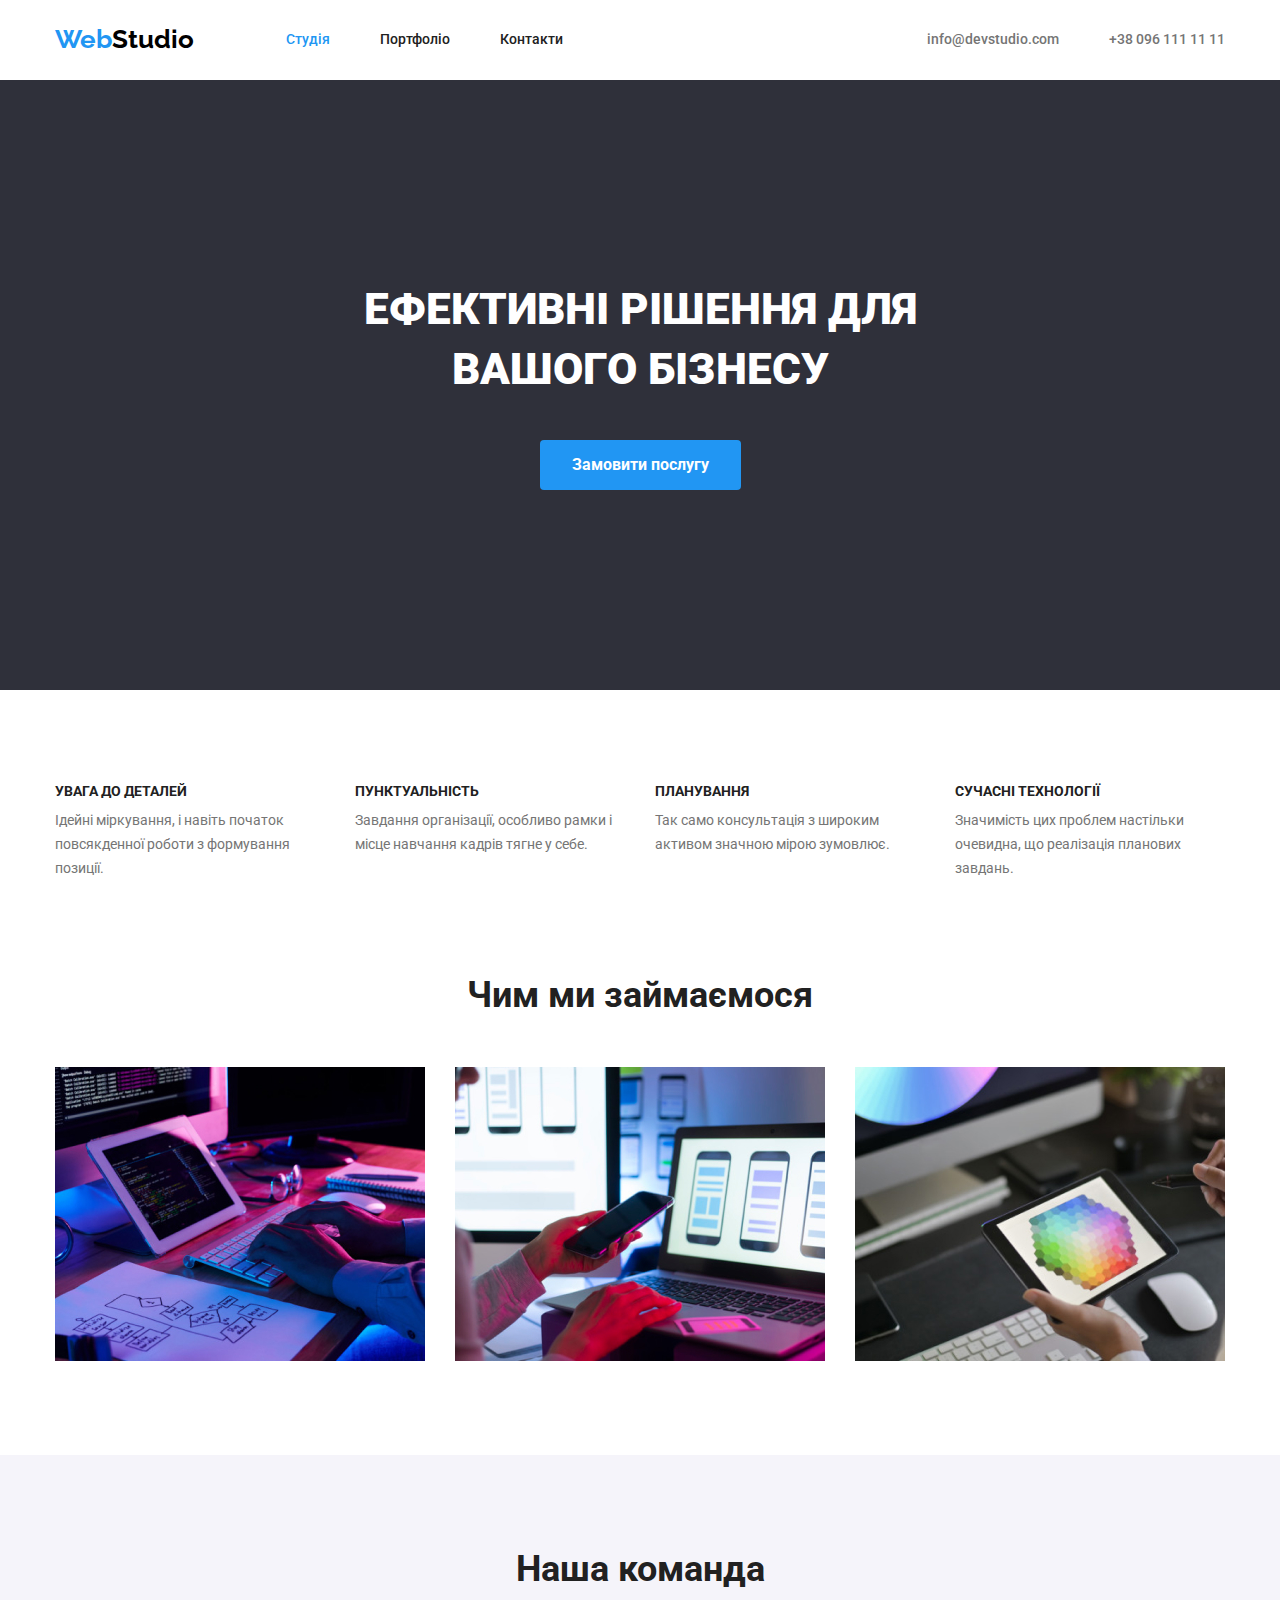
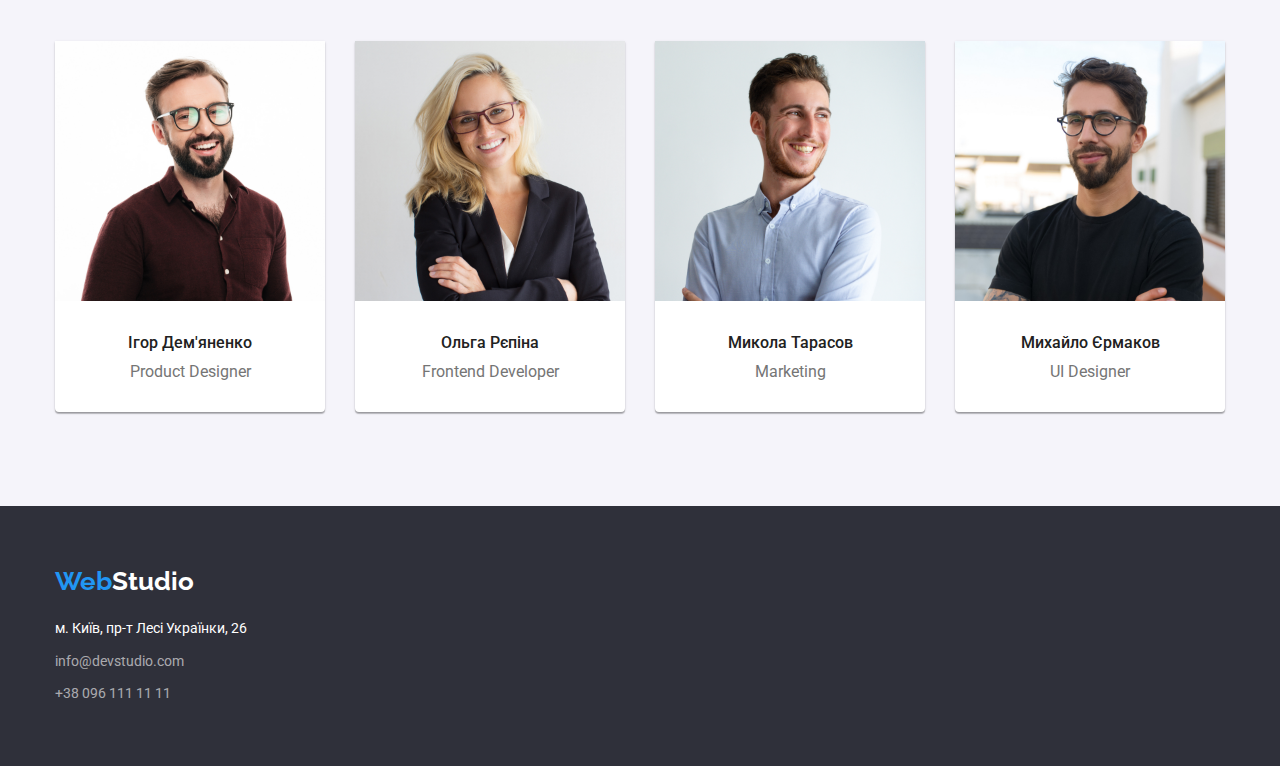
<file: index.html>
<!DOCTYPE html>
<html lang="uk">
<head>
    <meta charset="UTF-8">
    <meta http-equiv="X-UA-Compatible" content="IE=edge">
    <meta name="viewport" content="width=device-width, initial-scale=1.0">
    <title>Домашня робота 1</title>

    <link rel="preconnect" href="https://fonts.googleapis.com">
    <link rel="preconnect" href="https://fonts.gstatic.com" crossorigin>
    <link href="https://fonts.googleapis.com/css2?family=Raleway:wght@700&family=Roboto:wght@400;500;700;900&display=swap" rel="stylesheet">

    <link rel="stylesheet" href="./css/modern-normalize.css">

    <link rel="stylesheet" href="./css/index.css">

</head> 
<body class="page">
    <header class="header">
      <div class="container-header">
        <nav class="nav">
            <a href="" class="logo">Web<span class="logo-dot">Studio</span></a>
            <ul class="nav-site">
                <li class="item"><a href="./index.html" class="link studio">Студія</a></li>
                <li class="item"><a href="./portfolio.html" class="link portfolio-contacts">Портфоліо</a></li>
                <li class="item"><a href="" class=" link portfolio-contacts">Контакти</a></li>
            </ul>
        </nav>
            <ul class="nav-address">
                <li class="item"><a href="mailto:info@devstudio.com" class="link mail">info@devstudio.com</a></li>
                <li class="item"><a href="tel:+380961111111" class="link tel">+38 096 111 11 11</a></li>
            </ul>
      </div>
    </header>

    <main>
        <section class="section-one">
                <h1 class="section-one-title">Ефективні рішення для вашого бізнесу</h1>
                <button type="button" class="button">Замовити послугу</button>   
        </section>

            <section class="section-two">
              <div class="container">
                <h2 hidden>Критерiї у роботi</h2>
                <ul class="ul-section-two">
                    <li class="item">
                        <h3 class="title title-section-two">УВАГА ДО ДЕТАЛЕЙ</h3>
                        <p class="text">Ідейні міркування, і навіть початок повсякденної роботи з формування позиції.</p>
                    </li>
                    <li class="item">
                        <h3 class="title title-section-two">ПУНКТУАЛЬНІСТЬ</h3>
                        <p class="text">Завдання організації, особливо рамки і місце навчання кадрів тягне у себе.</p>
                    </li>
                    <li class="item">
                        <h3 class="title title-section-two">ПЛАНУВАННЯ</h3>
                        <p class="text">Так само консультація з широким активом значною мірою зумовлює.</p>
                    </li>
                    <li class="item">
                        <h3 class="title title-section-two">СУЧАСНІ ТЕХНОЛОГІЇ</h3>
                        <p class="text">Значимість цих проблем настільки очевидна, що реалізація планових завдань.</p>
                    </li>
                </ul> 
              </div>
            </section>
       
        <section class="section-three">
           <div class="container">
            <h2 class="title title-section-three">Чим ми займаємося</h2>
            <ul class="ul-section-three">
                <li class="item"><img src="./img/computer.jpg" alt="computer" width="370" class="img"></li>
                <li class="item"><img src="./img/telephone.jpg" alt="telephone" width="370" class="img"></li>
                <li class="item"><img src="./img/tablet.jpg" alt="tablet" width="370" class="img"></li>
            </ul>  
           </div>
        </section>
        <section class="section-four">
                <h2 class="title title-section-four">Наша команда</h2>
                <div class="container">
                <ul class="ul-section-four">
                    <li class="li-section-four">
                        <img src="./img/productdesigner.jpg" alt="designer" width="270" class="imges">
                        <div class="container-title-text">
                            <h3 class="title title-four">Ігор Дем'яненко</h3>
                        <p lang="en" class="text-section-four">Product Designer</p>
                        </div>
                    </li>
                    <li class="li-section-four">
                        <img src="./img/frontenddeveloper.jpg" alt="developer" width="270" class="imges">
                        <div class="container-title-text">
                            <h3 class="title title-four">Ольга Рєпіна</h3>
                            <p lang="en" class="text-section-four">Frontend Developer</p>
                        </div>
                    </li>
                    <li class="li-section-four">
                        <img src="./img/marketin.jpg" alt="marketing" width="270" class="imges">
                        <div class="container-title-text">
                            <h3 class="title title-four">Микола Тарасов</h3>
                            <p lang="en" class="text-section-four">Marketing</p>
                        </div>
                    </li>
                    <li class="li-section-four">
                        <img src="./img/uIdesigner.jpg" alt="designer" width="270" class="imges">
                        <div class="container-title-text">
                            <h3 class="title title-four">Михайло Єрмаков</h3>
                            <p lang="en" class="text-section-four">UI Designer</p>
                        </div>
                    </li>
                </ul>
            </div>
              
        </section>
    </main>
    <footer class="footer">
        <div class="container">
            <a href="" class="logo-footer">Web<span class="logo-dot-footer">Studio</span></a>
       
            <address class="address">
                <ul class="address-item">
                    <li class="item"><a href="https://goo.gl/maps/SRYrZVsb4umEYRxeA" target="_blank" rel="noopener noreferrer" class="maps">м. Київ, пр-т Лесі Українки, 26</a></li>
                    <li class="item"><a href="mailto:info@devstudio.com" class="mailto-tel">info@devstudio.com</a></li>
                    <li><a href="tel:+380961111111" class="mailto-tel">+38 096 111 11 11</a></li>
                </ul>
            </address>
        </div>
      
      
    </footer>
</body>
</html>
</file>
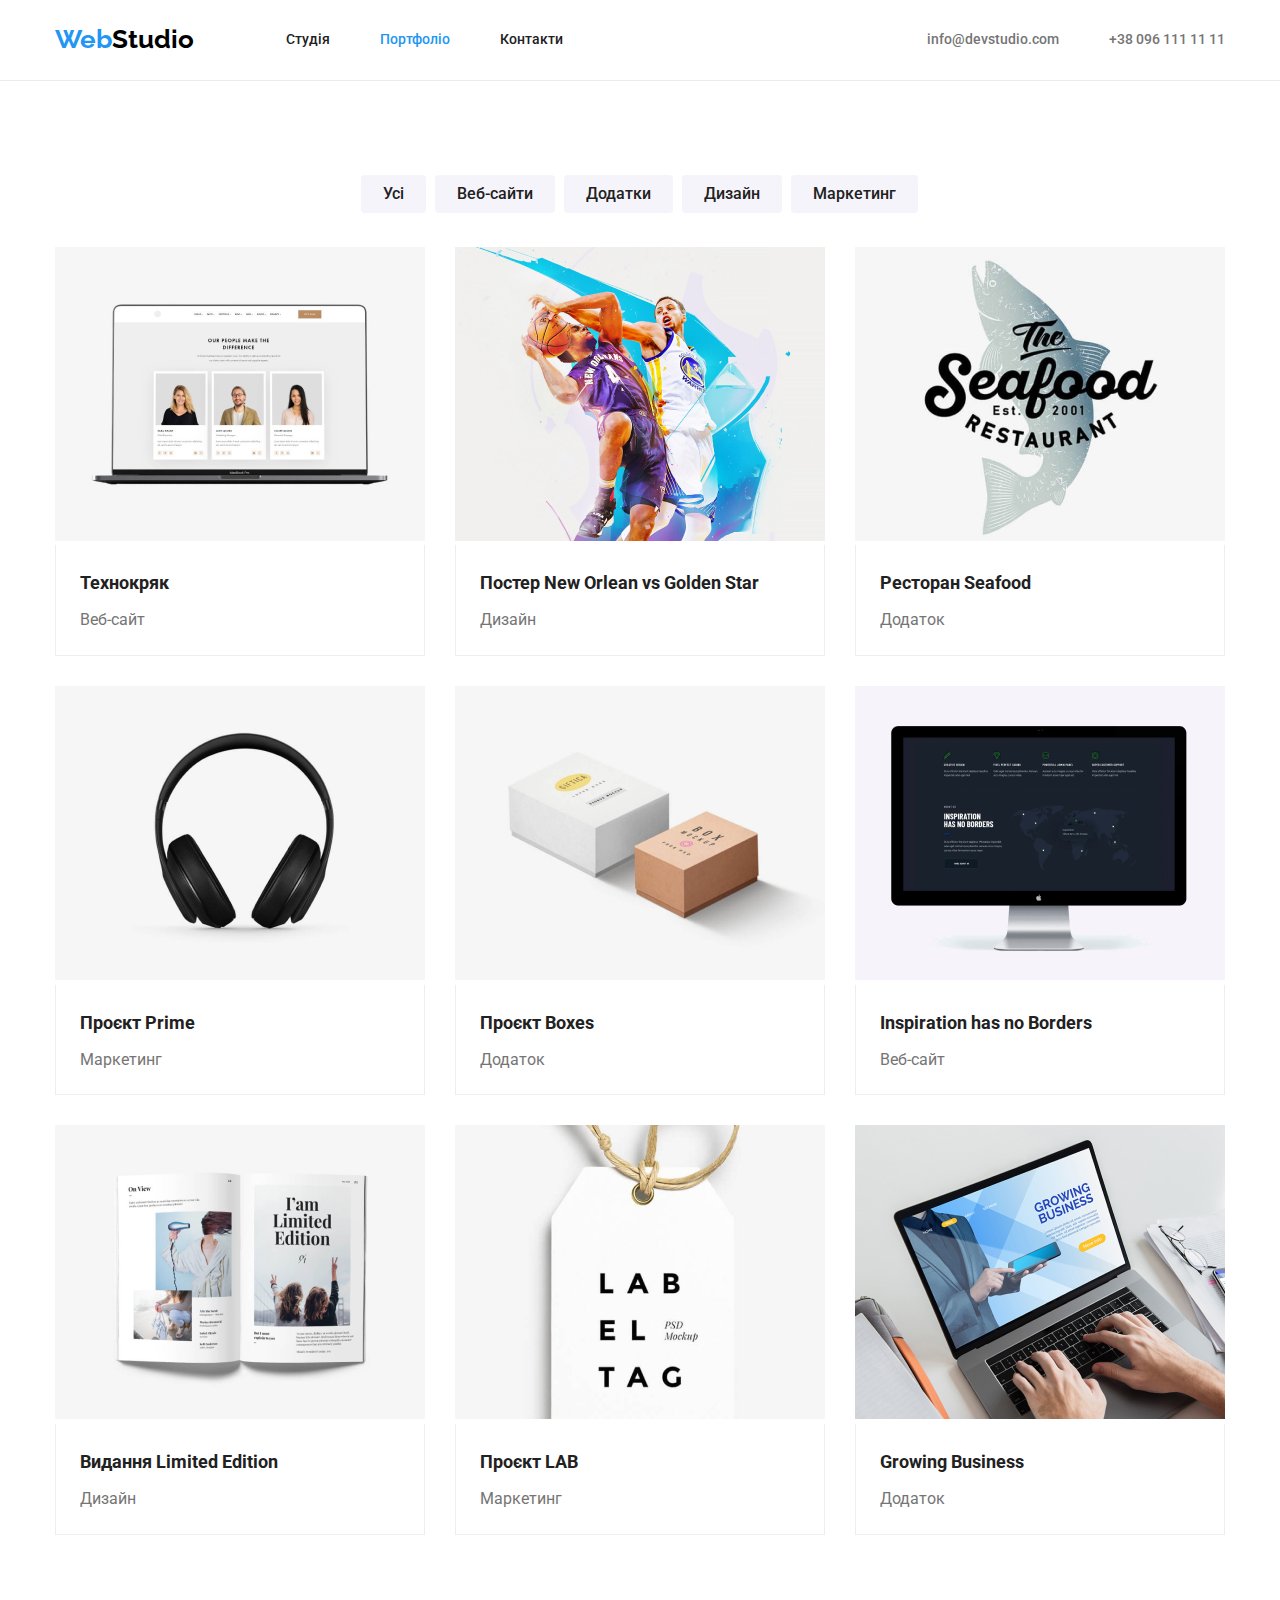
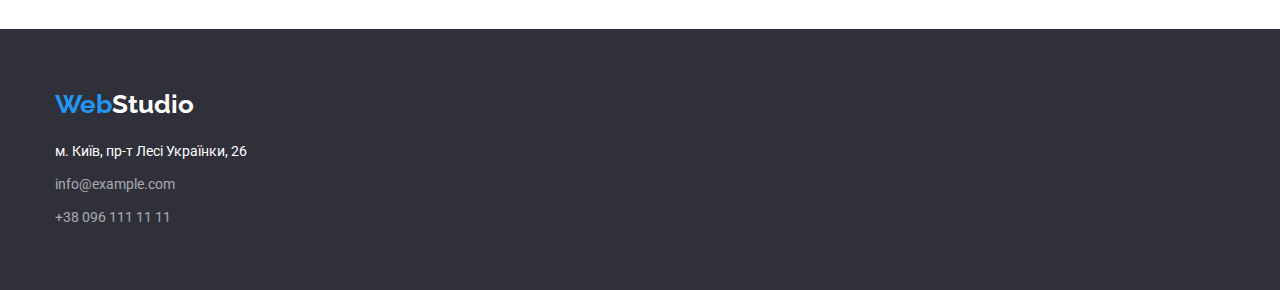
<file: portfolio.html>
<!DOCTYPE html>
<html lang="en">
<head>
    <meta charset="UTF-8">
    <meta http-equiv="X-UA-Compatible" content="IE=edge">
    <meta name="viewport" content="width=device-width, initial-scale=1.0">
    <title>Домашня робота 2</title>

    <link rel="preconnect" href="https://fonts.googleapis.com">
    <link rel="preconnect" href="https://fonts.gstatic.com" crossorigin>
    <link href="https://fonts.googleapis.com/css2?family=Raleway:wght@700&family=Roboto:wght@400;500;700&display=swap" rel="stylesheet">

    <link rel="stylesheet" href="./css/modern-normalize.css">

    <link rel="stylesheet" href="./css/portfolio.css">

</head>
<body class="page">
    <header class="header">
        <div class="container-header">
        <nav class="nav">
            <a href="" class="logo">Web<span class="logo-dot">Studio</span></a>
            <ul class="nav-site">
                <li class="item"><a href="./index.html" class="studio link">Студія</a></li>
                <li class="item"><a href="./portfolio.html" class="portfolio link">Портфоліо</a></li>
                <li class="item"><a href="" class="contacts link">Контакти</a></li>
            </ul>
        </nav>
        <ul class="nav-address">
            <li class="item"><a href="mailto:info@devstudio.com" class="mail link">info@devstudio.com</a></li>
            <li class="item"><a href="tel:+380961111111" class="tel link">+38 096 111 11 11</a></li>

        </ul>
        </div>
    </header>
    <main>
        <section class="section">
            <h1 hidden>Види робіт</h1>
            <div class="container">
                <ul class="ul-button">
                    <li class="item"><button type="button" class="button btn">Усі</button></li>
                    <li class="item"><button type="button" class="button">Веб-сайти</button></li>
                    <li class="item"><button type="button" class="button">Додатки</button></li>
                    <li class="item"><button type="button" class="button">Дизайн</button></li>
                    <li class="item"><button type="button" class="button">Маркетинг</button></li>
                </ul>
            
            
                <ul class="ul-container">
                    <li class="li-container">
                        <a href="" class="link">
                            <img src="./img/технокряк.jpg" alt="технокряк" width="370" class="img">
                            <div class="title-text">
                                <h2 class="title">Технокряк</h2>
                                <p class="text">Веб-сайт</p>
                            </div>
                        
                        </a>
                    </li>          
                    <li class="li-container">
                        <a href="" class="link">
                            <img src="./img/new-orlean-vs-golden-star.jpg" alt="new-orlean-vs-golden-star" width="370">
                            <div class="title-text">
                                <h2 class="title">Постер New Orlean vs Golden Star</h2>
                            <p class="text">Дизайн</p>
                            </div>
                        </a>
                    </li>
                    <li class="li-container">
                        <a href="" class="link">
                            <img src="./img/seafood.jpg" alt="seafood" width="370">
                            <div class="title-text">
                                <h2 class="title">Ресторан Seafood</h2>
                            <p class="text">Додаток</p>
                            </div>
                            
                        </a>
                    </li>
                    <li class="li-container">
                        <a href="" class="link">
                            <img src="./img/prime.jpg" alt="prime" width="370">
                      
                        <div class="title-text">
                            <h2 class="title">Проєкт Prime</h2>
                        <p class="text">Маркетинг</p>
                        </div>
                        </a>
                    </li>
                    <li class="li-container">
                        <a href="" class="link">
                            <img src="./img/boxes.jpg" alt="boxes" width="370">
                            <div class="title-text">
                                <h2 class="title">Проєкт Boxes</h2>
                            <p class="text">Додаток</p>
                            </div>
                        </a>
                    </li>
                    <li class="li-container">
                       <a href="" class="link">
                        <img src="./img/inspiration-has-no-borders.jpg" alt="inspiration-has-no-borders" width="370">
                            <div class="title-text">
                                <h2 class="title">Inspiration has no Borders</h2>
                            <p class="text">Веб-сайт</p>
                            </div>
                       </a>
                    </li>
                    <li class="li-container">
                       <a href="" class="link">
                        <img src="./img/limited-edition.jpg" alt="limited-edition" width="370">
                           <div class="title-text">
                            <h2 class="title">Видання Limited Edition</h2>
                            <p class="text">Дизайн</p>
                           </div>
                       </a>
                    </li>
                    <li class="li-container">
                       <a href="" class="link">
                        <img src="./img/lab.jpg" alt="lab" width="370" class="img">
                            <div class="title-text">
                                <h2 class="title">Проєкт LAB</h2>
                            <p class="text">Маркетинг</p>
                            </div>
                       </a>
                    </li>
                    <li class="li-container">
                        <a href="" class="link">
                            <img src="./img/growing-business.jpg" alt="growing-business" width="370">
                           <div class="title-text">
                            <h2 class="title">Growing Business</h2>
                            <p class="text">Додаток</p>
                           </div>
                        </a>
                    </li>
                </ul>
            </div>
            
          
    
        </section>
    </main>
    <footer class="footer">
        <div class="container">
            <a href="" class="logo-footer">Web<span class="logo-footer-dot">Studio</span></a>
   
            <address class="address">
                <ul class="address-item">
                    <li class="item"><a href="https://goo.gl/maps/e5FUdV91e4QYrAdC9" target="_blank" rel="noopener noreferrer" class="maps">м. Київ, пр-т Лесі Українки, 26</a></li>
                    <li class="item"><a href="mailto:info@example.com" class="mailto">info@example.com</a></li>
                    <li><a href="tel:+380961111111" class="tell">+38 096 111 11 11</a></li>
                </ul>
            </address>
        </div>    
    </footer>
    
</body>
</html>
</file>
<file: css/index.css>
:root {
    --primary-color: #212121;
    --secondary-color: #757575;
    --accent-color: #2196F3;
    --white-color: #FFFFFF;
    --header-footer-color: #2F303A;
    --black-color: #000000;
    --grey-color: #F5F4FA;

    --main-font: 'Roboto', sans-serif;
    --secondary-font:  'Raleway', sans-serif;

    --title-size: 36px;
    --text-size: 14px;
}

ul {
    list-style: none;
    padding: 0;
    margin: 0;
}

/* * {
    box-sizing: border-box;
} */

/* reset */
h1,
h2,
h3,
h4,
h5,
h6,
p {
    margin: 0;
}

.page {
    color: var(--secondary-color);
    font-family: var(--main-font);
    font-size: var(--text-size);
}

/* header */
/* по вертикали по центру align-items: center; */

.container-header {
    width: 1200px;
    padding-left: 15px;
    padding-right: 15px;
    margin: 0 auto;
    display: flex;
}

.nav {
    display: flex;
}

.logo {
    display: block;
    padding-top: 24px;
    padding-bottom: 25px;

    color: var(--accent-color);
    font-family: var(--secondary-font);
    font-weight: 700;
    font-size: 26px;
    line-height: 1.19;
    text-decoration: none;   
}

.logo-dot {
    color: var(--black-color);
}

.nav-site  {
    display: flex ;
    margin-left: 92px;   
}

/* .nav-site .item:not(:last-child) {
    margin-right: 50px;
} */
.nav-site .item + .item {
    margin-left: 50px;
}

.nav-site .link {
    display: block;
    padding-top: 32px;
    padding-bottom: 32px;
}

.studio {
    color: var(--accent-color);
    font-weight: 500;
    font-size: 14px;
    line-height: 1.14;
    text-decoration: none;   
}

.studio:hover,
.studio:focus {
    color: blue;
}

.portfolio-contacts {
    color: var(--primary-color);
    font-weight: 500;
    font-size: 14px;
    line-height: 1.14;
    text-decoration: none;   
}

.portfolio-contacts:hover,
.portfolio-contacts:focus {
    color:#2196F3;
}

.nav-address {
    display: flex;
    margin-left: auto;
}
/* .nav-address .item:not(:last-child) {
    margin-right: 50px;
} */
.nav-address .item + .item {
    margin-left: 50px;
}
.nav-address .link {
    display: block;
    padding-top: 32px;
    padding-bottom: 32px;
}

.mail {
    color: var(--secondary-color);
    font-weight: 500;
    font-size: 14px;
    line-height: 1.14;
    text-decoration: none;
   
}
.mail:hover,
.mail:focus {
    color:#2196F3;
}

.tel {
    color: var(--secondary-color);
    font-weight: 500;
    font-size: 14px;
    line-height: 1.14;
    text-decoration: none;
}
.tel:hover,
.tel:focus {
    color:#2196F3;
}

/* main */
/* section 1 */
.section-one {
    background-color: var(--header-footer-color);
    text-align: center;
    padding-top: 200px;
    padding-bottom: 200px;    
}

.section-one-title {
    width: 696px;
   margin-right: auto;
   margin-left: auto;

    color: var(--white-color);
    font-weight: 900;
    font-size: 44px;
    line-height: 1.36;
    text-transform: uppercase;
    margin-bottom: 40px;  
}

.button {
    background-color:var(--accent-color);
    border: none;
    border-radius: 4px;
    color: var(--white-color);
    font-weight: 700;
    font-size: 16px;
    line-height: 1.87;
    cursor: pointer;

    padding: 10px 32px;   
}
.button:hover,
.button:focus {
    background-color: #188ce8;
    color: var(--white-color);
}

/* section 2 */
.section-two {
    padding-top: 94px;
    padding-bottom: 94px;
}

.container {
    width: 1200px;
    margin: 0 auto;
    padding: 0 15px;  
}

.ul-section-two {
    display: flex;
}

.ul-section-two .item {
    width: 270px;
}

.ul-section-two .item + .item {
    margin-left: 30px;
}

 .title {
    color: var(--primary-color);
}

.title-section-two {
    font-weight: 700;
    font-size: 14px;
    line-height: 1.14;
   
    margin-bottom: 10px;   
}
.text {
    line-height: 1.71;
 
    margin-bottom: 0;  
}

/* section 3 */
.section-three {
    text-align: center;
    padding-bottom: 94px;
}

.title-section-three {
    font-weight: 700;
    font-size: 36px;
    line-height: 1.16;
    margin-bottom: 50px;   
}

.ul-section-three {
    display: flex;
}

.ul-section-three .item + .item {
    margin-left: 30px;
}

.img {
    width: 370px;
    height: 294px;
    display: block;   
}

/* section 4 */
.section-four {
    background-color: var(--grey-color);
    text-align: center;
    padding-bottom: 94px;
    padding-top: 94px;  
}

.title-section-four {
    font-weight: 700;
    font-size: 36px;
    line-height: 1.16;
    margin-bottom: 50px;  
}

.ul-section-four {
    display: flex;    
}

.li-section-four {
    background-color: var(--white-color);
    width: 270px;
    box-shadow: 0px 1px 3px rgba(0, 0, 0, 0.12), 0px 1px 1px rgba(0, 0, 0, 0.14), 0px 2px 1px rgba(0, 0, 0, 0.2);
    border-radius: 0px 0px 4px 4px;
}

.ul-section-four .li-section-four + .li-section-four {
    margin-left: 30px;
}

.container-title-text {
    padding-top: 30px;
    padding-bottom: 30px;
} 

.title-four {
    font-weight: 500;
    font-size: 16px;
    line-height: 1.18;
    margin-bottom: 10px;   
}

.text-section-four {
    font-size: 16px;
    line-height: 1.18;
}

/* footer */
.footer {
    background-color: var(--header-footer-color);
    padding-top: 60px;
    padding-bottom: 60px;
}

.logo-footer {
    color: var(--accent-color);
    font-family: var(--secondary-font);
    font-weight: 700;
    font-size: 26px;
    line-height: 1.19;
    text-decoration: none;
    
    display: block;
    margin-bottom: 20px;  
}

.logo-dot-footer {
    color: var(--white-color);
}

.address {
    font-style: normal;
}

.address-item .item {
    margin-bottom: 9px;
}

.maps {
   color: var(--white-color);
    line-height: 1.71;
    text-decoration: none;
}

.maps:hover,
.maps:focus {
    color: #2196F3;
}

.mailto-tel {
    color: rgba(255, 255, 255, 0.6);
    line-height: 1.71;
    text-decoration: none;
}

.mailto-tel:hover,
.mailto-tel:focus {
    color: #2196F3;
}
</file>
<file: css/portfolio.css>
:root {
    --primary-color: #212121;
    --secondary-color: #757575;
    --accent-color: #2196F3;
    --white-color: #FFFFFF;
    --black-color: #000000;

    --main-font: 'Roboto', sans-serif;
    --secondary-font:  'Raleway', sans-serif;

    --title-size: 36px;
    --text-size: 16px;
}

ul {
    list-style: none;
    padding: 0;
    margin: 0;
}

/* reset */
h2,
p {
    margin: 0;
}

/* * {
    box-sizing: border-box;
} */

.page {
    color: var(--primary-color);
    font-family: var(--main-font);
    font-size: var(--text-size);
}
/* header */
.header {
    border-bottom: 1px solid #ECECEC;
    /* margin-bottom: 100px;      */
}

.container-header {
    width: 1200px;
    padding-left: 15px;
    padding-right: 15px;
    margin: 0 auto;
    display: flex;
}
.nav {
    display: flex;
}

.logo {
    color: var(--accent-color);
    text-decoration: none;
    font-family: var(--secondary-font);
    font-weight: 700;
    font-size: 26px;
    line-height: 1.19;
    
    display: block;
    padding-top: 24px;
    padding-bottom: 25px;
}
.logo-dot {
    color: var(--black-color);
}
.nav-site {
    display: flex;
    margin-left: 92px;
}
.nav-site .item + .item {
    margin-left: 50px;
}
.nav-site .link {
    display: block;
    padding-top: 32px;
    padding-bottom: 32px;
}

.studio {
    color: var(--primary-color);
    text-decoration: none;
    font-weight: 500;
    font-size: 14px;
    line-height: 1.14;
    
}
.studio:hover,
.studio:focus {
    color: #2196F3;
}

.portfolio {
    color: var(--accent-color);
    text-decoration: none;
    font-weight: 500;
    font-size: 14px;
    line-height: 1.14;
   
}
.portfolio:hover,
.portfolio:focus {
    color: blue;
}
.contacts {
    color: var(--primary-color);
    text-decoration: none;
    font-weight: 500;
    font-size: 14px;
    line-height: 1.14;
}
.contacts:hover,
.contacts:focus {
    color: #2196F3;
    
}

.nav-address {
    display: flex;
    margin-left: auto;
}
.nav-address .item + .item {
    margin-left: 50px;
}
.nav-address .link {
    display: block;
    padding-top: 32px;
    padding-bottom: 32px;
}

.mail {
    color: var(--secondary-color);
    text-decoration: none;
    font-weight: 500;
    font-size: 14px;
    line-height: 1.14;
   
}
.mail:hover,
.mail:focus {
    color:#2196F3;
}
.tel {
    color: var(--secondary-color);
    text-decoration: none;
    font-weight: 500;
    font-size: 14px;
    line-height: 1.14;
}
.tel:hover,
.tel:focus {
    color: #2196F3;
}
/* main */

.section {
    padding-top: 94px;
    padding-bottom: 94px;
}

.container {
    width: 1200px;
    margin: 0 auto;
    padding: 0 15px;
}

.ul-button {
    display: flex;
    margin-bottom: 34px;
    width: 558px;
    margin-left: auto;
    margin-right: auto;
    
}

.ul-button .item + .item {
    margin-left: 9px;
}

.button .btn {
    padding: 6px 25px;
}

.button {
   border: none;
   border-radius: 4px;
   color: var(--primary-color);
   background-color: #F5F4FA;
   font-weight: 500;
    font-size: 16px;
    line-height: 1.62;
    cursor: pointer;
    padding: 6px 22px;  
}
.button:hover,
.button:focus {
    color: var(--white-color);
    background-color: var(--accent-color);
}


.ul-container {
    display: flex;
    flex-wrap: wrap;
}

/* перенос на новый ряд flex-wrap: wrap; */
.li-container {
    width: 370px;
    margin-right: 30px;
    margin-bottom: 30px;  
}

.li-container:nth-child(3n) {
    margin-right: 0;
}

.li-container:nth-last-child(-n + 3) {
    margin-bottom: 0;
}

.link {
    text-decoration: none;
}
.img {
    width: 370px;
    height: 294px;
}
.title-text {
    border-left: 1px solid #EEEEEE;
    border-bottom: 1px solid #EEEEEE;
    border-right: 1px solid #EEEEEE;
   
    padding: 20px 24px;
}
.title {
    color: var(--primary-color);
    font-weight: 700;
    font-size: 18px;
    line-height: 2;
    margin-bottom: 4px;
}
.text {
    color: var(--secondary-color);
   
    line-height: 1.87;
}

/* footer */
.footer {
    background-color: #2F303A;
    padding-top: 60px;
    padding-bottom: 60px;
}

.logo-footer {
    color: var(--accent-color);
    text-decoration: none;
    font-family: var(--secondary-font);
    font-weight: 700;
    font-size: 26px;
    line-height: 1.19;

    display: block;
    margin-bottom: 20px;
}
.logo-footer-dot {
    color: var(--white-color);
}

.address {
    font-style: normal;
}

.address-item .item {
    margin-bottom: 9px;
}

.maps {
    color: var(--white-color);
    text-decoration: none;
 
    font-size: 14px;
    line-height: 1.71;
}

.maps:hover,
.maps:focus {
    color: #2196F3;
}

.mailto {
    color:  rgba(255, 255, 255, 0.6);
    text-decoration: none;
   
    font-size: 14px;
    line-height: 1.71;
}

.mailto:hover,
.mailto:focus {
    color: #2196F3;
}

.tell {
    color:  rgba(255, 255, 255, 0.6);
    text-decoration: none;
   
    font-size: 14px;
    line-height: 1.71;
}

.tell:hover,
.tell:focus {
    color: #2196F3;
}
</file>
